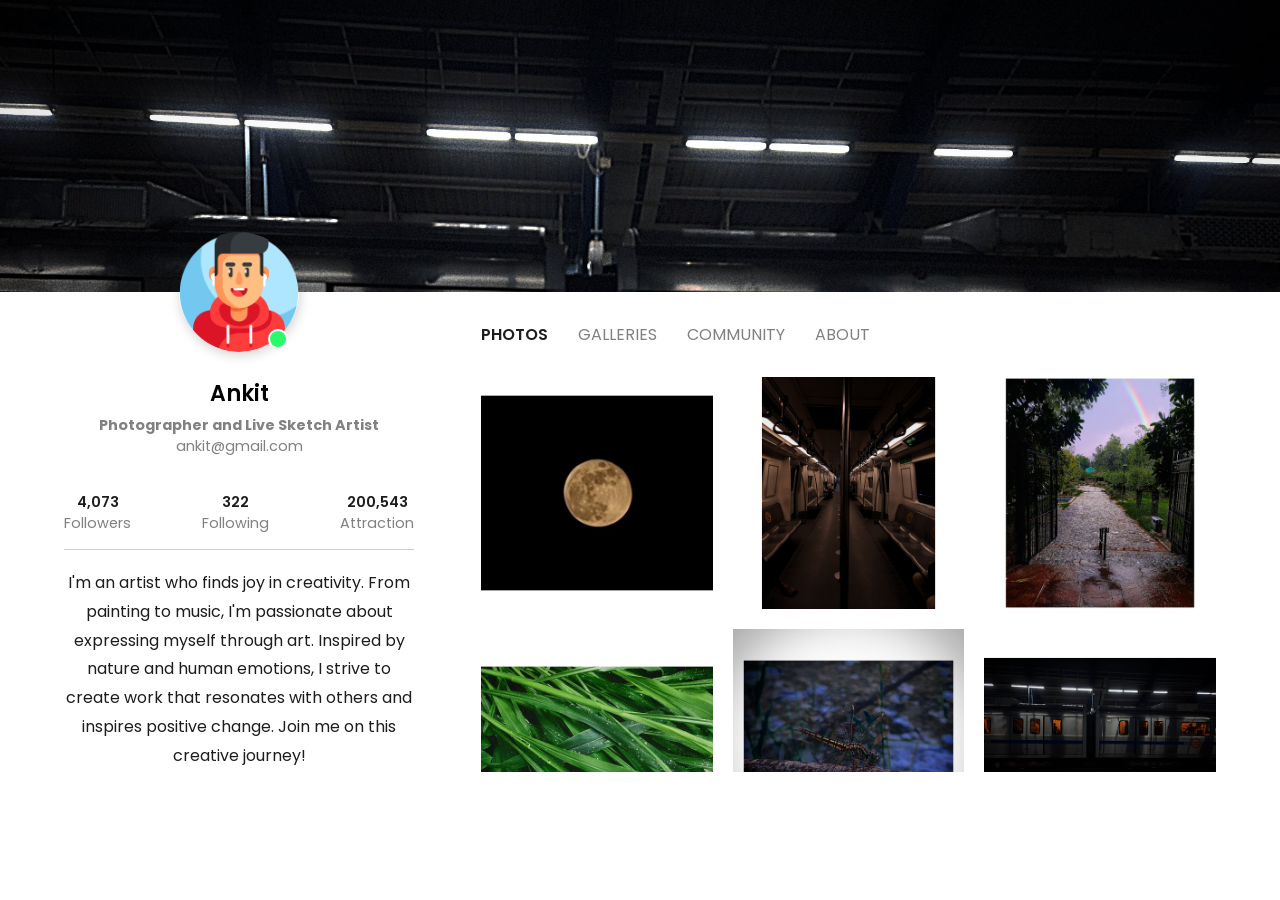
<file: home/home/profilesection/profilesection/index.html>
<!DOCTYPE html>
<html lang="en">
  <head>
    <meta charset="UTF-8" />
    <meta http-equiv="X-UA-Compatible" content="IE=edge" />
    <meta name="viewport" content="width=device-width, initial-scale=1.0" />
    <title>Profile</title>
    <!-- Font Awesome -->
    <link
      rel="stylesheet"
      href="https://cdnjs.cloudflare.com/ajax/libs/font-awesome/6.1.1/css/all.min.css"
    />
    <!-- CSS -->
    <link rel="stylesheet" href="css/style.css" />
    <link rel="icon" href="./img/logo.png" type="image/x-icon">

  </head>
  <body>
    <div class="header__wrapper">
      <header></header>
      <div class="cols__container">
        <div class="left__col">
          <div class="img__container">
            <img src="img/user.jpg" alt="Anna Smith" />
            <span></span>
          </div>
          <h2>Ankit</h2>
          <p><strong>Photographer and Live Sketch Artist</strong></p>
          <p>ankit@gmail.com</p>

          <ul class="about">
            <li><span>4,073</span>Followers</li>
            <li><span>322</span>Following</li>
            <li><span>200,543</span>Attraction</li>
          </ul>

          <div class="content">
            <p>
              I'm an artist who finds joy in creativity.
               From painting to music,
              I'm passionate about expressing myself through art. Inspired by nature and human emotions,
              I strive to create work that resonates with others and inspires positive change. Join me on this creative journey!
            </p>

           <!-- <ul>
              <li><i class="fab fa-twitter"></i></li>
              <i class="fab fa-pinterest"></i>
              <i class="fab fa-facebook"></i>
              <i class="fab fa-dribbble"></i>
            </ul>-->
          </div>
        </div>
        <div class="right__col">
          <nav>
            <ul>
              <li><a href="">photos</a></li>
              <li><a href="">galleries</a></li>
              <li><a href="">community</a></li>
              <li><a href="">about</a></li>
            </ul>
           <!-- <button>Follow</button>-->
          </nav>

          <div class="photos">
            <img src="./img/post1.jpg" alt="Photo" />
            <img src="./img/post2.jpg" alt="Photo" />
            <img src="./img/post3.jpg" alt="Photo" />
            <img src="./img/post4.jpg" alt="Photo" />
            <img src="./img/post5.jpg" alt="Photo" />
            <img src="./img/bg.jpeg" alt="Photo" />
          </div>
        </div>
      </div>
    </div>
  </body>
</html>
</file>
<file: home/home/profilesection/profilesection/css/style.css>
/*
 ⚡MAKE SURE TO SUBSCRIBE PROGRAMMER CLOUD⚡
*/

@import url("https://fonts.googleapis.com/css2?family=Poppins:wght@400;600&display=swap");
body {
  width: 100%;
  margin: 0;
  padding: 0;
  box-sizing: border-box;
  min-height: 100vh;
  font-family: "Poppins", sans-serif;
}

ul {
  list-style-type: none;
  margin: 0;
  padding: 0;
  display: flex;
  align-items: center;
}

a {
  text-decoration: none;
}

.header__wrapper header {
  width: 100%;
  background: url("../img/bg.jpeg") no-repeat 50% 20% / cover;
  min-height: calc(100px + 15vw);
}

.header__wrapper .cols__container .left__col {
  padding: 25px 20px;
  text-align: center;
  max-width: 350px;
  position: relative;
  margin: 0 auto;
}

.header__wrapper .cols__container .left__col .img__container {
  position: absolute;
  top: -60px;
  left: 50%;
  transform: translatex(-50%);
}
.header__wrapper .cols__container .left__col .img__container img {
  width: 120px;
  height: 120px;
  object-fit: cover;
  border-radius: 50%;
  display: block;
  box-shadow: 1px 3px 12px rgba(0, 0, 0, 0.18);
}
.header__wrapper .cols__container .left__col .img__container span {
  position: absolute;
  background: #2afa6a;
  width: 16px;
  height: 16px;
  border-radius: 50%;
  bottom: 3px;
  right: 11px;
  border: 2px solid #fff;
}
.header__wrapper .cols__container .left__col h2 {
  margin-top: 60px;
  font-weight: 600;
  font-size: 22px;
  margin-bottom: 5px;
}
.header__wrapper .cols__container .left__col p {
  font-size: 0.9rem;
  color: #818181;
  margin: 0;
}
.header__wrapper .cols__container .left__col .about {
  justify-content: space-between;
  position: relative;
  margin: 35px 0;
}
.header__wrapper .cols__container .left__col .about li {
  display: flex;
  flex-direction: column;
  color: #818181;
  font-size: 0.9rem;
}
.header__wrapper .cols__container .left__col .about li span {
  color: #1d1d1d;
  font-weight: 600;
}
.header__wrapper .cols__container .left__col .about:after {
  position: absolute;
  content: "";
  bottom: -16px;
  display: block;
  background: #cccccc;
  height: 1px;
  width: 100%;
}
.header__wrapper .cols__container .content p {
  font-size: 1rem;
  color: #1d1d1d;
  line-height: 1.8em;
}
.header__wrapper .cols__container .content ul {
  gap: 30px;
  justify-content: center;
  align-items: center;
  margin-top: 25px;
}
.header__wrapper .cols__container .content ul li {
  display: flex;
}
.header__wrapper .cols__container .content ul i {
  font-size: 1.3rem;
}
.header__wrapper .cols__container .right__col nav {
  display: flex;
  align-items: center;
  padding: 30px 0;
  justify-content: space-between;
  flex-direction: column;
}
.header__wrapper .cols__container .right__col nav ul {
  display: flex;
  gap: 20px;
  flex-direction: column;
}
.header__wrapper .cols__container .right__col nav ul li a {
  text-transform: uppercase;
  color: #818181;
}
.header__wrapper .cols__container .right__col nav ul li:nth-child(1) a {
  color: #1d1d1d;
  font-weight: 600;
}
.header__wrapper .cols__container .right__col nav button {
  background: #0091ff;
  color: #fff;
  border: none;
  padding: 10px 25px;
  border-radius: 4px;
  cursor: pointer;
  margin-top: 20px;
}
.header__wrapper .cols__container .right__col nav button:hover {
  opacity: 0.8;
}
.header__wrapper .cols__container .right__col .photos {
  display: grid;
  grid-template-columns: repeat(auto-fill, minmax(190px, 1fr));
  gap: 20px;
}
.header__wrapper .cols__container .right__col .photos img {
  max-width: 100%;
  display: block;
  height: 100%;
  object-fit: cover;
}

/* Responsiveness */

@media (min-width: 868px) {
  .header__wrapper .cols__container {
    max-width: 1200px;
    margin: 0 auto;
    width: 90%;
    justify-content: space-between;
    display: grid;
    grid-template-columns: 1fr 2fr;
    gap: 50px;
  }
  .header__wrapper .cols__container .left__col {
    padding: 25px 0px;
  }
  .header__wrapper .cols__container .right__col nav ul {
    flex-direction: row;
    gap: 30px;
  }
  .header__wrapper .cols__container .right__col .photos {
    height: 365px;
    overflow: auto;
    padding: 0 0 30px;
  }
}

@media (min-width: 1017px) {
  .header__wrapper .cols__container .left__col {
    margin: 0;
    margin-right: auto;
  }
  .header__wrapper .cols__container .right__col nav {
    flex-direction: row;
  }
  .header__wrapper .cols__container .right__col nav button {
    margin-top: 0;
  }
}
</file>
